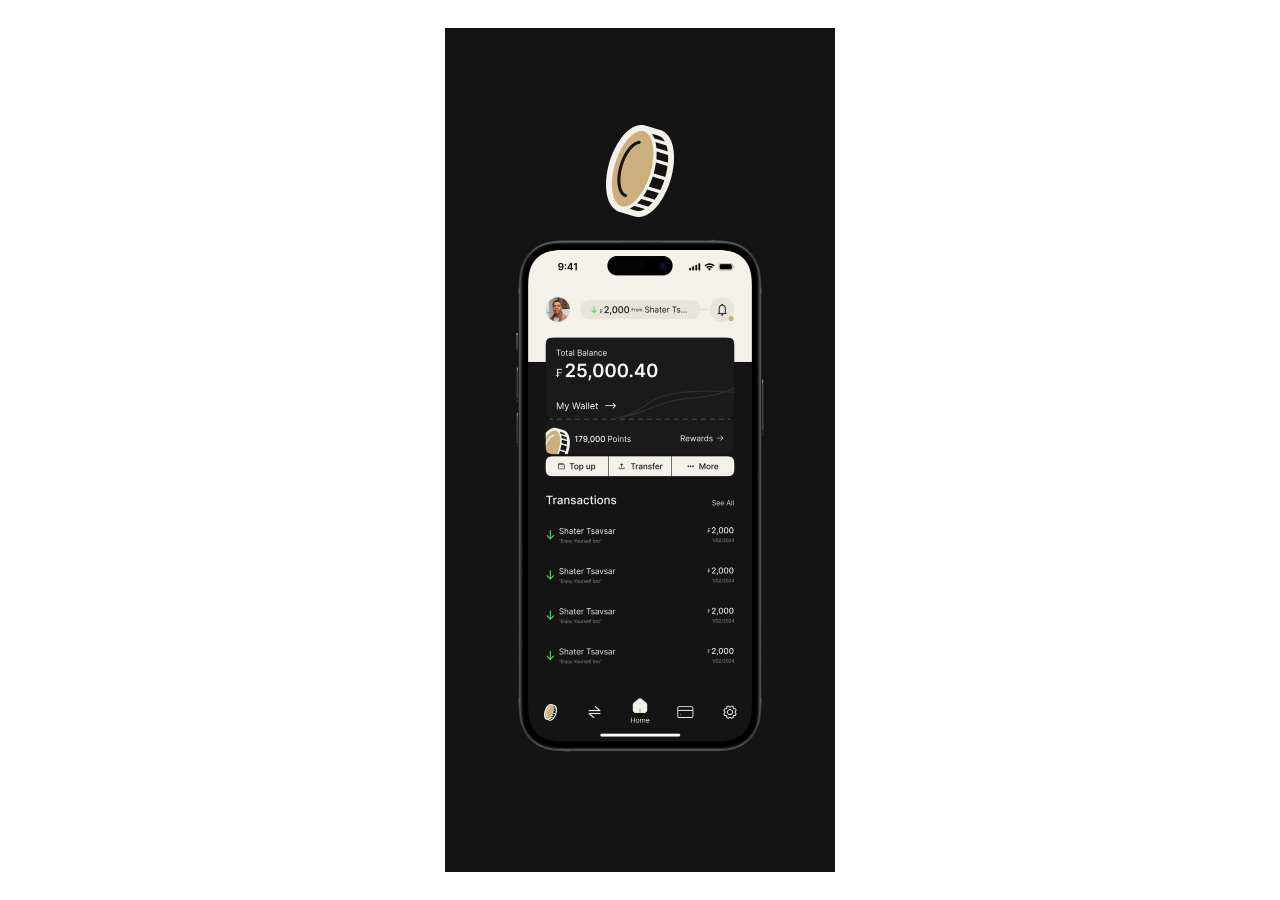
<file: wrapper/index.html>
<!DOCTYPE html>
<html lang="en">
<head>
    <meta charset="UTF-8">
    <meta name="viewport" content="width=device-width, initial-scale=1.0">
   <link rel="stylesheet" href="/wrapper/index.css">
    <title>Document</title>
</head>
<body>
    <div class="wrapper">
        <img class="wrapper-vector" src="/wrapper/assets/Vector.png" alt="">
        <img class="wrapper-image" src="/wrapper/assets/image 8 (1).png" alt="">
    </div>
</body>
</html>
</file>
<file: wrapper/index.css>
* {
    margin: 0;
    padding: 0;
    box-sizing: border-box;
}

html, body {
   display: flex;
   justify-content: center;
   align-items: center;
   min-height: 100vh;
}

.wrapper {
    background: #141414;
    color: #fff;
    width: 390px;
    height: 844px;
    display: flex;
    justify-content: center;
    align-items: center;
    flex-direction: column;
    gap: 20px;
    gap: 20px;
}
}

.wrapper-vector {
    width: 17px;
    height: 23px;
}

.wrapper-image {
    width: 270px;
    height: 538px;
}
</file>
